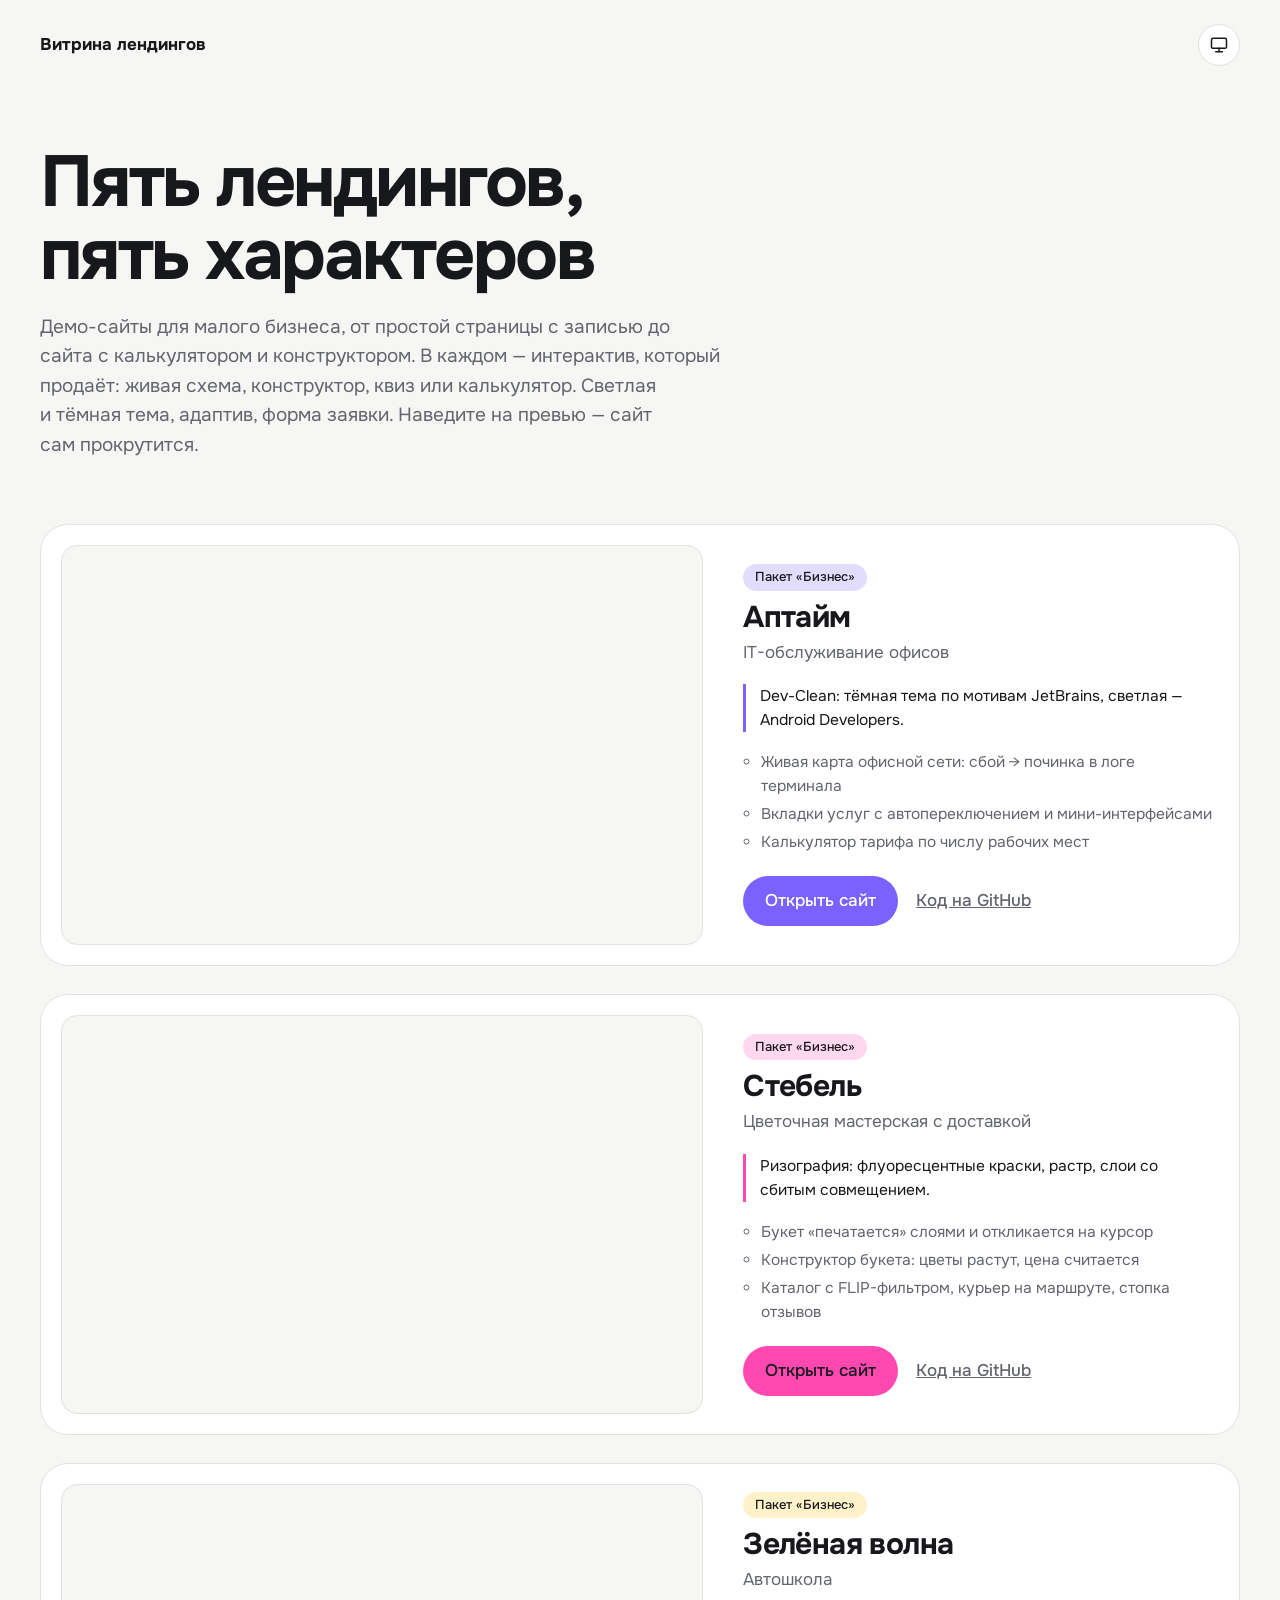
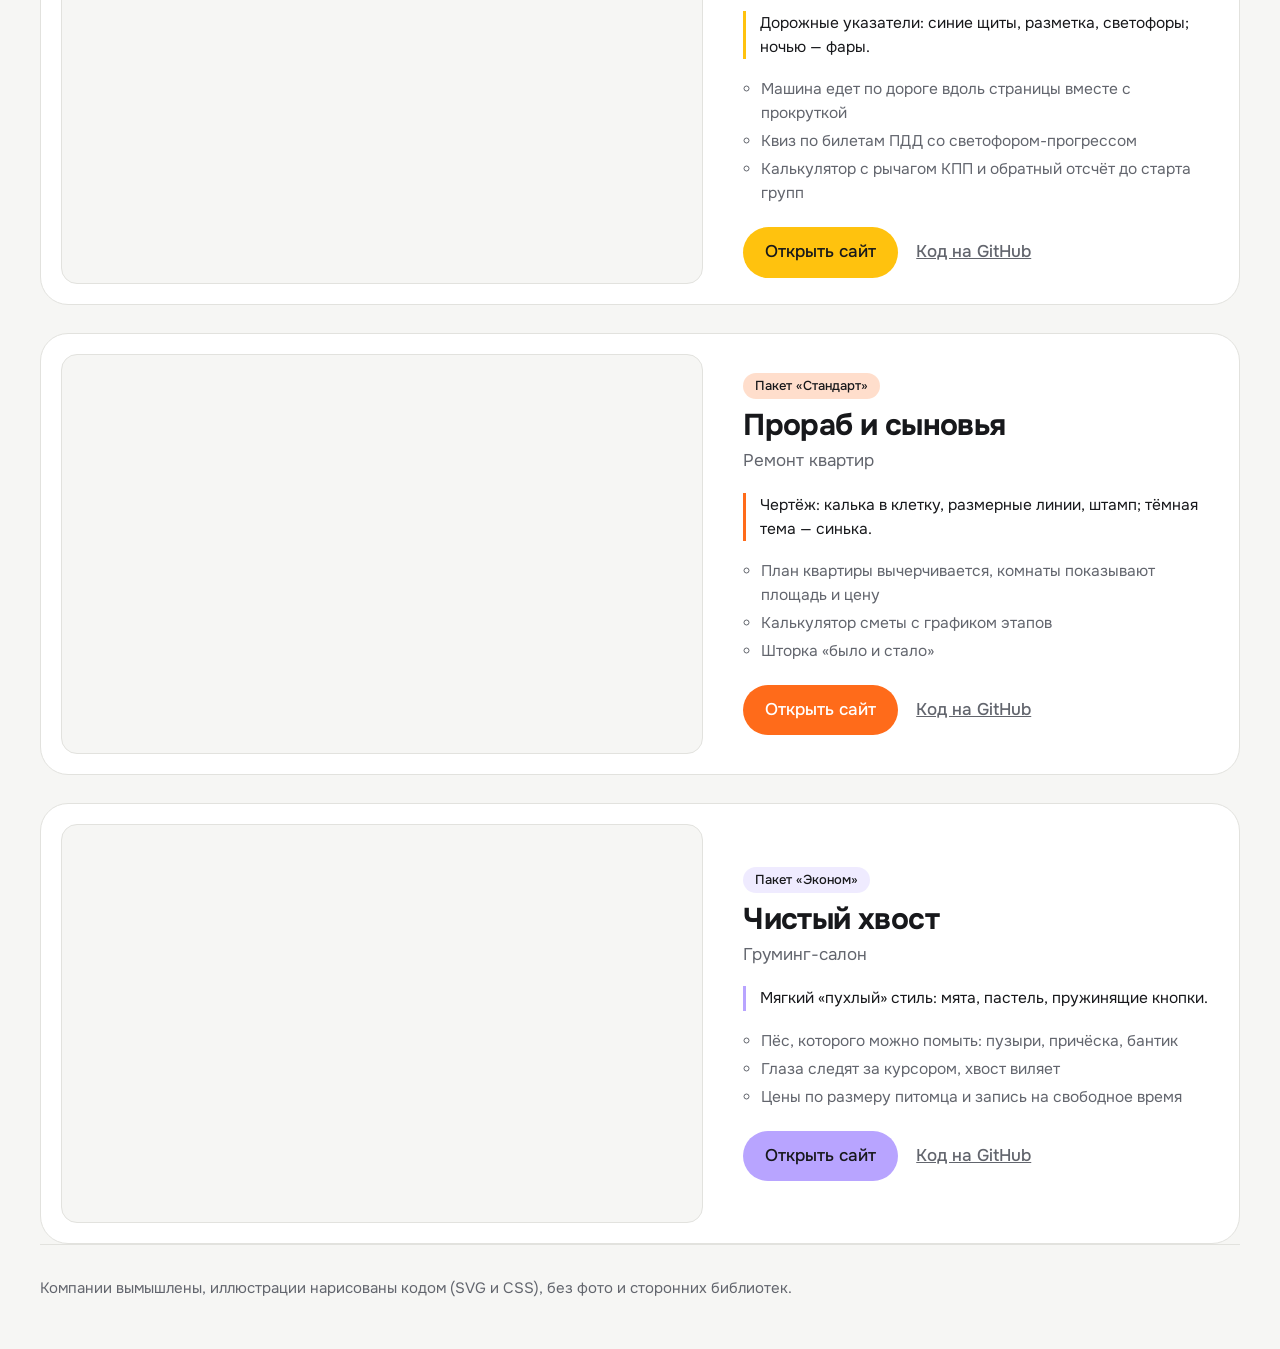
<file: index.html>
<!doctype html>
<html lang="ru" data-theme="light">
<head>
  <meta charset="utf-8">
  <meta name="viewport" content="width=device-width, initial-scale=1">
  <title>Лендинги с анимацией — витрина работ</title>
  <meta name="description" content="Пять демо-лендингов в разных стилях: IT-обслуживание офисов, цветочная мастерская, автошкола, ремонт квартир и груминг-салон. Живые анимации, конструктор, квиз, калькуляторы, светлая и тёмная тема.">
  <script>document.documentElement.classList.add('js');!function(){var m='system';try{m=localStorage.getItem('ls-theme')||'system'}catch(e){}var d=m==='dark'||(m==='system'&&matchMedia('(prefers-color-scheme: dark)').matches);document.documentElement.dataset.theme=d?'dark':'light';document.documentElement.dataset.themeMode=m}()</script>
  <link rel="icon" href="data:image/svg+xml,%3Csvg xmlns='http://www.w3.org/2000/svg' viewBox='0 0 32 32'%3E%3Crect x='2' y='2' width='12' height='28' rx='4' fill='%237b61ff'/%3E%3Crect x='18' y='2' width='12' height='12' rx='4' fill='%23ff48b0'/%3E%3Crect x='18' y='18' width='12' height='12' rx='4' fill='%23ffc20e'/%3E%3C/svg%3E">
  <link rel="preconnect" href="https://fonts.googleapis.com">
  <link rel="preconnect" href="https://fonts.gstatic.com" crossorigin>
  <link href="https://fonts.googleapis.com/css2?family=Onest:wght@400;500;700&display=swap" rel="stylesheet">
  <link rel="stylesheet" href="shared/base.css">
  <style>
    :root {
      --bg: #f6f6f4;
      --surface: #ffffff;
      --text: #17181b;
      --text-2: #62656d;
      --line: #e2e2de;
      color-scheme: light;
    }

    [data-theme=dark] {
      --bg: #101113;
      --surface: #1a1b1e;
      --text: #f3f3f1;
      --text-2: #a3a5ab;
      --line: #2a2b2f;
      color-scheme: dark;
    }

    body {
      background: var(--bg);
      color: var(--text);
      font-family: 'Onest', system-ui, sans-serif;
      font-size: 17px;
      line-height: 1.55;
    }

    .wrap {
      width: min(1200px, 100% - 32px);
      margin-inline: auto;
    }

    .top {
      display: flex;
      justify-content: space-between;
      align-items: center;
      padding: 24px 0;
    }

    .top p {
      font-weight: 700;
    }

    .theme-btn {
      width: 42px;
      height: 42px;
      display: grid;
      place-items: center;
      border-radius: 50%;
      border: 1px solid var(--line);
      background: var(--surface);
    }

    .theme-btn svg {
      width: 20px;
      height: 20px;
      fill: none;
      stroke: currentColor;
      stroke-width: 1.8;
      stroke-linecap: round;
    }

    .intro {
      padding: 56px 0 64px;
      max-width: 760px;
    }

    h1 {
      font-size: clamp(38px, 6vw, 72px);
      line-height: 1.02;
      letter-spacing: -.035em;
      font-weight: 700;
    }

    .intro p {
      margin-top: 20px;
      font-size: 19px;
      color: var(--text-2);
      max-width: 36em;
    }

    .works {
      list-style: none;
      padding: 0 0 96px;
      display: grid;
      gap: 28px;
    }

    .work {
      display: grid;
      grid-template-columns: 1.35fr 1fr;
      gap: 40px;
      align-items: center;
      padding: 20px;
      border-radius: 28px;
      background: var(--surface);
      border: 1px solid var(--line);
    }

    /* Живое превью: настоящий сайт в уменьшенном окне */
    .preview {
      position: relative;
      display: block;
      aspect-ratio: 1366 / 850;
      border-radius: 16px;
      overflow: hidden;
      background: var(--bg);
      border: 1px solid var(--line);
    }

    .preview iframe {
      position: absolute;
      top: 0;
      left: 0;
      width: 1366px;
      height: 850px;
      border: 0;
      transform-origin: 0 0;
      transform: scale(var(--k, .5));
      pointer-events: none;
    }

    .preview::after {
      content: 'Открыть сайт';
      position: absolute;
      right: 14px;
      bottom: 14px;
      padding: 8px 16px;
      border-radius: 999px;
      background: var(--text);
      color: var(--bg);
      font-size: 14px;
      font-weight: 500;
      opacity: 0;
      transform: translateY(8px);
      transition: opacity .25s, transform .25s;
    }

    .work:hover .preview::after,
    .preview:focus-visible::after {
      opacity: 1;
      transform: none;
    }

    .work h2 {
      font-size: 30px;
      letter-spacing: -.02em;
      line-height: 1.1;
    }

    .niche {
      margin-top: 6px;
      color: var(--text-2);
    }

    .style {
      margin-top: 18px;
      padding-left: 14px;
      border-left: 3px solid var(--accent);
      font-size: 15.5px;
    }

    .features {
      margin-top: 18px;
      padding-left: 18px;
      color: var(--text-2);
      font-size: 15.5px;
      display: grid;
      gap: 4px;
    }

    .pack {
      display: inline-block;
      margin-bottom: 10px;
      padding: 3px 12px;
      border-radius: 999px;
      font-size: 13px;
      font-weight: 500;
      background: color-mix(in srgb, var(--accent) 22%, transparent);
    }

    .links {
      display: flex;
      flex-wrap: wrap;
      align-items: center;
      gap: 18px;
      margin-top: 22px;
    }

    .work a.code {
      color: var(--text-2);
      font-weight: 500;
    }

    .work a.go {
      display: inline-block;
      padding: 12px 22px;
      border-radius: 999px;
      background: var(--accent);
      color: var(--accent-ink);
      font-weight: 500;
      text-decoration: none;
    }

    .foot {
      padding: 32px 0 48px;
      border-top: 1px solid var(--line);
      color: var(--text-2);
      font-size: 15px;
    }

    @media (max-width: 860px) {
      .work {
        grid-template-columns: 1fr;
        gap: 20px;
      }
    }
  </style>
</head>
<body>
  <div class="wrap">
    <header class="top">
      <p>Витрина лендингов</p>
      <button class="theme-btn" type="button" data-theme-toggle>
        <svg class="ico ico-system" viewBox="0 0 24 24" aria-hidden="true"><rect x="3" y="4" width="18" height="12" rx="2"/><path d="M8 20h8M12 16v4"/></svg>
        <svg class="ico ico-light" viewBox="0 0 24 24" aria-hidden="true"><circle cx="12" cy="12" r="4"/><path d="M12 2v2M12 20v2M4.9 4.9l1.4 1.4M17.7 17.7l1.4 1.4M2 12h2M20 12h2M4.9 19.1l1.4-1.4M17.7 6.3l1.4-1.4"/></svg>
        <svg class="ico ico-dark" viewBox="0 0 24 24" aria-hidden="true"><path d="M20 14.5A8 8 0 0 1 9.5 4a8 8 0 1 0 10.5 10.5z"/></svg>
      </button>
    </header>

    <section class="intro">
      <h1>Пять лендингов, пять характеров</h1>
      <p>Демо-сайты для малого бизнеса, от простой страницы с записью до сайта с калькулятором и конструктором. В каждом — интерактив, который продаёт: живая схема, конструктор, квиз или калькулятор. Светлая и тёмная тема, адаптив, форма заявки. Наведите на превью — сайт сам прокрутится.</p>
    </section>

    <ul class="works" role="list">
      <li class="work" style="--accent:#7b61ff;--accent-ink:#fff">
        <a class="preview" href="https://znikdk.github.io/landing-it-service/" aria-label="Открыть сайт «Аптайм»"><iframe src="https://znikdk.github.io/landing-it-service/" title="Превью сайта «Аптайм»" loading="lazy" tabindex="-1"></iframe></a>
        <div>
          <p class="pack">Пакет «Бизнес»</p>
          <h2>Аптайм</h2>
          <p class="niche">IT-обслуживание офисов</p>
          <p class="style">Dev-Clean: тёмная тема по мотивам JetBrains, светлая — Android Developers.</p>
          <ul class="features">
            <li>Живая карта офисной сети: сбой → починка в логе терминала</li>
            <li>Вкладки услуг с автопереключением и мини-интерфейсами</li>
            <li>Калькулятор тарифа по числу рабочих мест</li>
          </ul>
          <div class="links">
            <a class="go" href="https://znikdk.github.io/landing-it-service/">Открыть сайт</a>
            <a class="code" href="https://github.com/ZniKDK/landing-it-service">Код на GitHub</a>
          </div>
        </div>
      </li>
      <li class="work" style="--accent:#ff48b0;--accent-ink:#17181b">
        <a class="preview" href="https://znikdk.github.io/landing-flowers/" aria-label="Открыть сайт «Стебель»"><iframe src="https://znikdk.github.io/landing-flowers/" title="Превью сайта «Стебель»" loading="lazy" tabindex="-1"></iframe></a>
        <div>
          <p class="pack">Пакет «Бизнес»</p>
          <h2>Стебель</h2>
          <p class="niche">Цветочная мастерская с доставкой</p>
          <p class="style">Ризография: флуоресцентные краски, растр, слои со сбитым совмещением.</p>
          <ul class="features">
            <li>Букет «печатается» слоями и откликается на курсор</li>
            <li>Конструктор букета: цветы растут, цена считается</li>
            <li>Каталог с FLIP-фильтром, курьер на маршруте, стопка отзывов</li>
          </ul>
          <div class="links">
            <a class="go" href="https://znikdk.github.io/landing-flowers/">Открыть сайт</a>
            <a class="code" href="https://github.com/ZniKDK/landing-flowers">Код на GitHub</a>
          </div>
        </div>
      </li>
      <li class="work" style="--accent:#ffc20e;--accent-ink:#17181b">
        <a class="preview" href="https://znikdk.github.io/landing-driving-school/" aria-label="Открыть сайт «Зелёная волна»"><iframe src="https://znikdk.github.io/landing-driving-school/" title="Превью сайта «Зелёная волна»" loading="lazy" tabindex="-1"></iframe></a>
        <div>
          <p class="pack">Пакет «Бизнес»</p>
          <h2>Зелёная волна</h2>
          <p class="niche">Автошкола</p>
          <p class="style">Дорожные указатели: синие щиты, разметка, светофоры; ночью — фары.</p>
          <ul class="features">
            <li>Машина едет по дороге вдоль страницы вместе с прокруткой</li>
            <li>Квиз по билетам ПДД со светофором-прогрессом</li>
            <li>Калькулятор с рычагом КПП и обратный отсчёт до старта групп</li>
          </ul>
          <div class="links">
            <a class="go" href="https://znikdk.github.io/landing-driving-school/">Открыть сайт</a>
            <a class="code" href="https://github.com/ZniKDK/landing-driving-school">Код на GitHub</a>
          </div>
        </div>
      </li>
      <li class="work" style="--accent:#ff6b1a;--accent-ink:#fff">
        <a class="preview" href="https://znikdk.github.io/landing-renovation/" aria-label="Открыть сайт «Прораб и сыновья»"><iframe src="https://znikdk.github.io/landing-renovation/" title="Превью сайта «Прораб и сыновья»" loading="lazy" tabindex="-1"></iframe></a>
        <div>
          <p class="pack">Пакет «Стандарт»</p>
          <h2>Прораб и сыновья</h2>
          <p class="niche">Ремонт квартир</p>
          <p class="style">Чертёж: калька в клетку, размерные линии, штамп; тёмная тема — синька.</p>
          <ul class="features">
            <li>План квартиры вычерчивается, комнаты показывают площадь и цену</li>
            <li>Калькулятор сметы с графиком этапов</li>
            <li>Шторка «было и стало»</li>
          </ul>
          <div class="links">
            <a class="go" href="https://znikdk.github.io/landing-renovation/">Открыть сайт</a>
            <a class="code" href="https://github.com/ZniKDK/landing-renovation">Код на GitHub</a>
          </div>
        </div>
      </li>
      <li class="work" style="--accent:#b8a4ff;--accent-ink:#17181b">
        <a class="preview" href="https://znikdk.github.io/landing-grooming/" aria-label="Открыть сайт «Чистый хвост»"><iframe src="https://znikdk.github.io/landing-grooming/" title="Превью сайта «Чистый хвост»" loading="lazy" tabindex="-1"></iframe></a>
        <div>
          <p class="pack">Пакет «Эконом»</p>
          <h2>Чистый хвост</h2>
          <p class="niche">Груминг-салон</p>
          <p class="style">Мягкий «пухлый» стиль: мята, пастель, пружинящие кнопки.</p>
          <ul class="features">
            <li>Пёс, которого можно помыть: пузыри, причёска, бантик</li>
            <li>Глаза следят за курсором, хвост виляет</li>
            <li>Цены по размеру питомца и запись на свободное время</li>
          </ul>
          <div class="links">
            <a class="go" href="https://znikdk.github.io/landing-grooming/">Открыть сайт</a>
            <a class="code" href="https://github.com/ZniKDK/landing-grooming">Код на GitHub</a>
          </div>
        </div>
      </li>
    </ul>

    <footer class="foot">
      <p>Компании вымышлены, иллюстрации нарисованы кодом (SVG и CSS), без фото и сторонних библиотек.</p>
    </footer>
  </div>

  <script src="shared/theme.js"></script>
  <script>
    (function () {
      'use strict';
      var reduce = matchMedia('(prefers-reduced-motion: reduce)').matches;

      // Масштаб превью под ширину рамки
      function fit() {
        document.querySelectorAll('.preview').forEach(function (p) {
          p.style.setProperty('--k', p.clientWidth / 1366);
        });
      }
      addEventListener('resize', fit);
      fit();

      // При наведении превью плавно прокручивает страницу сайта вниз, при уходе — возвращает
      document.querySelectorAll('.work').forEach(function (work) {
        var frame = work.querySelector('iframe');
        var raf = null;
        function run(dir) {
          cancelAnimationFrame(raf);
          var win;
          try { win = frame.contentWindow; } catch (e) { return; }
          if (!win || reduce) return;
          (function step() {
            var doc = win.document.documentElement;
            var max = doc.scrollHeight - win.innerHeight;
            var y = win.scrollY + (dir > 0 ? 5 : -40);
            win.scrollTo({ top: Math.max(0, Math.min(y, max)), behavior: 'instant' });
            if ((dir > 0 && y < max) || (dir < 0 && y > 0)) raf = requestAnimationFrame(step);
          })();
        }
        work.addEventListener('pointerenter', function () { run(1); });
        work.addEventListener('pointerleave', function () { run(-1); });
      });

      // Тема витрины → тема превью (у всех общий ключ в localStorage)
      document.addEventListener('themechange', function () {
        document.querySelectorAll('.preview iframe').forEach(function (f) {
          try {
            f.contentDocument.documentElement.dataset.theme = document.documentElement.dataset.theme;
            f.contentDocument.documentElement.dataset.themeMode = document.documentElement.dataset.themeMode;
          } catch (e) { /* превью ещё не загрузилось */ }
        });
      });
    })();
  </script>
</body>
</html>
</file>
<file: shared/base.css>
/* Общая база для всех лендингов: сброс стилей, доступность, служебные классы.
   Цвета, шрифты и характер — в style.css каждого сайта. */

*,
*::before,
*::after {
  box-sizing: border-box;
}

html {
  -webkit-text-size-adjust: 100%;
  scroll-behavior: smooth;
  scroll-padding-top: 88px;
}

body {
  margin: 0;
  min-height: 100vh;
  text-rendering: optimizeLegibility;
  -webkit-font-smoothing: antialiased;
  overflow-x: clip;
}

h1, h2, h3, h4, p, ul, ol, figure, blockquote, dl, dd {
  margin: 0;
}

/* Длинные русские слова переносим по слогам, а не рвём посреди слова */
h1, h2, h3 {
  hyphens: auto;
  overflow-wrap: break-word;
  text-wrap: balance;
}

p {
  text-wrap: pretty;
}

ul[role=list], ol[role=list] {
  list-style: none;
  padding: 0;
}

img, svg {
  display: block;
  max-width: 100%;
}

button, input, select, textarea {
  font: inherit;
  color: inherit;
}

button {
  cursor: pointer;
}

a {
  color: inherit;
}

:focus-visible {
  outline: 3px solid var(--focus, #346bf1);
  outline-offset: 3px;
  border-radius: 6px;
}

.sr-only {
  position: absolute;
  width: 1px;
  height: 1px;
  padding: 0;
  margin: -1px;
  overflow: hidden;
  clip: rect(0 0 0 0);
  white-space: nowrap;
  border: 0;
}

/* Honeypot-поле формы: людям не видно */
.hp {
  position: absolute;
  left: -9999px;
  width: 1px;
  height: 1px;
  overflow: hidden;
}

.split-word {
  display: inline-block;
}

.split-char {
  display: inline-block;
}

/* Без анимации смены темы у браузера: свою делает theme.js */
::view-transition-old(root),
::view-transition-new(root) {
  animation: none;
  mix-blend-mode: normal;
}

/* Иконки переключателя темы: видна иконка текущего режима */
[data-theme-toggle] .ico {
  display: none;
}

[data-theme-mode=system] [data-theme-toggle] .ico-system,
[data-theme-mode=light] [data-theme-toggle] .ico-light,
[data-theme-mode=dark] [data-theme-toggle] .ico-dark {
  display: block;
}

@media (prefers-reduced-motion: reduce) {
  html {
    scroll-behavior: auto;
  }

  *,
  *::before,
  *::after {
    animation-duration: .01ms !important;
    animation-iteration-count: 1 !important;
    transition-duration: .01ms !important;
  }
}
</file>
